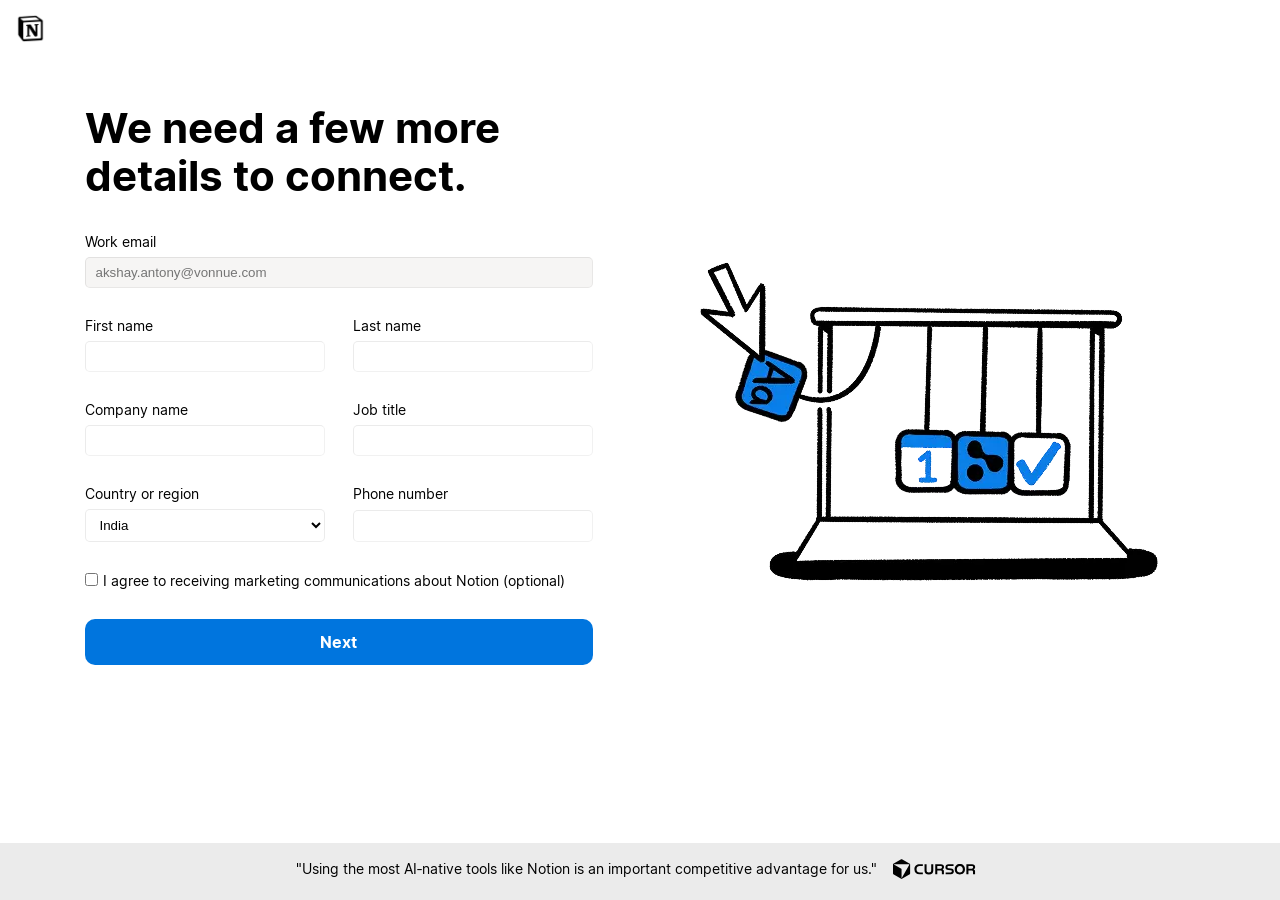
<file: contact.html>
<!DOCTYPE html>
<html lang="en">
<head>
    <meta charset="UTF-8">
    <meta name="viewport" content="width=device-width, initial-scale=1.0">
    <title>Contact our Sales Team – Notion</title>
    <link rel="stylesheet" href="./style.css">
    <link rel="stylesheet" href="./contact.css">
    <link rel="icon" href="./assets/favicon.ico" />
</head>
<body>
    <header>
        <nav>
        <img src="./assets/favicon.ico" alt="" />
      </nav>
    </header>

    <main class="contact-main-section">
        <div class="form-content">
            <h1 class="form-hero-heading">We need a few more details to connect.</h1>
            <div class="form-grid">
                <div class="email-wrapper">
                    <p>Work email</p>
                    <input type="email" class="email" placeholder="akshay.antony@vonnue.com" disabled>
                </div>
                <div class="first-name-wrapper wrapper">
                    <p>First name</p>
                    <input type="text">
                </div>
                <div class="last-name-wrapper wrapper">
                    <p>Last name</p>
                    <input type="text">
                </div>
                <div class="company-name-wrapper wrapper">
                    <p>Company name</p>
                    <input type="text">
                </div>
                <div class="job-title-wrapper wrapper">
                    <p>Job title</p>
                    <input type="text">
                </div>
                <div class="country-wrapper wrapper">
                    <p>Country or region</p>
                    <select name="" id="">
                        <option value="">India</option>
                    </select>
                </div>
                <div class="phone-wrapper wrapper">
                    <p>Phone number</p>
                    <input type="tel">
                </div>
                <div class="term-and-conditions">
                    <input type="checkbox">
                    <span>I agree to receiving marketing communications about Notion (optional)</span>
                </div>
                <button class="next-button">
                    Next
                </button>
            </div>
        </div>
        <div class="img-decoration">
            <img src="./assets/Newtons_cradle.webp" alt="">
        </div>
    </main>

    <footer class="contact-footer">
        <p>"Using the most AI‑native tools like Notion is an important competitive advantage for us."</p>
        <img src="./assets/Cursor.svg" class="footer-image" alt="">
    </footer>
</body>
</html>
</file>
<file: style.css>
@import url('./font.css ');
@import url('./component.css    ');

:root{
    --blue-color : rgb(0, 117, 222);
}

@font-face {
    font-family: notion-regular;
    src: url('./fonts/NotionInter-Regular.woff2');
}

@font-face {
    font-family: notion-bold;
    src: url('./fonts/NotionInter-Bold.woff2');
}

@font-face {
    font-family: notion-semibold;
    src: url('./fonts/NotionInter-SemiBold.woff2');
}

@font-face {
    font-family: notion-medium;
    src: url('./fonts/NotionInter-Medium.woff2');
}

*{
    box-sizing: border-box;
    margin: 0;
    padding: 0;
}

body{
    font-family: notion-regular;
}

nav img{
    width: 29px;
    height: 29px;
}

header{
    height: 64px;
    top: 0;
    position: sticky;
}

nav{
    display: flex;
    justify-content: space-between;
    align-items: center;
    padding: 14px 16px;
}

.nav-actions{
    display: flex;  
}

.nav-menu-button{
    width: 32px;
    height: 32px;
}

.notion-button{
    display: flex;
    align-items: center;
    background-color: var(--blue-color);
    color: white;
    padding: 4px 14px;
    border-radius: 8px;
}

main{
    margin-top: 20px;
}

.hero-image-stack{
    display: flex;
    flex-shrink: 1;
    background-color: red;
    height: 39px;
    justify-content: center;
    margin-top: 45px;
}

.hero-image{
    margin: -4px;
    transition: transform 1s ease;
}

.hero-image:hover{
    transform: rotate(10deg);
}

.hero{
    background-color: greenyellow;
    text-align: center;
    display: flex;
    flex-direction: column;
    align-items: center;
}

.hero-text{
    font-family: notion-bold;
}

.hero-span-decoration{
    background-color: red;
    border-radius: 50%;
}

.hero > p{
    line-height: 1.5rem;
    font-size: 1rem;
    font-family: notion-regular;
    font-weight: 400;
    width: calc(17rem,14rem,30rem);
    background-color: red;
    margin-bottom: 1.25rem;
}
</file>
<file: contact.css>
*{
    margin: 0;
    padding: 0;
    box-sizing: border-box;
}

:root{
    --border-color:rgba(0, 0, 0, 0.08);
    --button-background-color:rgb(0, 117, 222);
    --disabled-color:rgb(246, 245, 244);
}

.contact-main-section{
    display: flex;
    justify-content: center;
    align-items: center;
    padding: 2.5rem 1.5rem ;
    margin-left: 0.938rem;
    margin-right: 0.938rem;
    gap: 80px;
    margin-top: 0;
}

.form-hero-heading{
    font-size: 2.625rem;
    font-family: notion-bold;
    line-height: 3rem;
    font-weight: 700;
}

.form-content{
    /* width: 41.41%; */
    max-width: 508px;
}

.form-grid{
    display: grid;
    grid-template-columns: 1fr 1fr;
    gap: 1.75rem;
}

.email-wrapper{
    grid-column: span 2;
    display: grid;
    margin-top: 2rem;
}

.email-wrapper input{
    background-color: var(--disabled-color);
}

.term-and-conditions{
    grid-column: span 2;
    letter-spacing: normal;
    line-height: 1.25rem;
}

.img-decoration{
    margin-top: 5rem;
    margin-right: 2rem;
}

.wrapper{
    display: grid;
    column-gap: 1.75rem;
}

input ,select{
    padding: 0.438rem 0.625rem;
    background-color: #ffffff;
    border-color: var(--border-color);
    border-radius: 0.313rem;
    border-width: 1px;
}

input[type=checkbox]{
    accent-color: black;
}

p{
    font-weight: 400;
    margin-bottom: 0.313rem;
    font-size: 0.875rem;
    line-height: 1.25rem;
}

span{
    letter-spacing: normal;
    font-size: 0.875rem;
}

.next-button{
    grid-column: span 2;
    border-radius: 0.625rem;
    background-color: var(--button-background-color);
    padding: 0.688rem 1.25rem;
    margin-top: 0.5;
    border: none;
    min-height: 2.25rem;

    font-weight: 400;
    color: white;
    font-family: notion-bold;
    line-height: 1.5rem;
    font-size: 1rem;
}

.contact-footer{
    display: flex;
    justify-content: center;
    background-color: red;
    gap: 1rem;
    padding: 1rem 0.5rem 1rem 0rem;
    background-color: var(--border-color);
    position: fixed;
    bottom: 0;
    width: 100%;
}

.footer-image{
    width: 5.247rem;
    height: 1.25rem;
}
</file>
